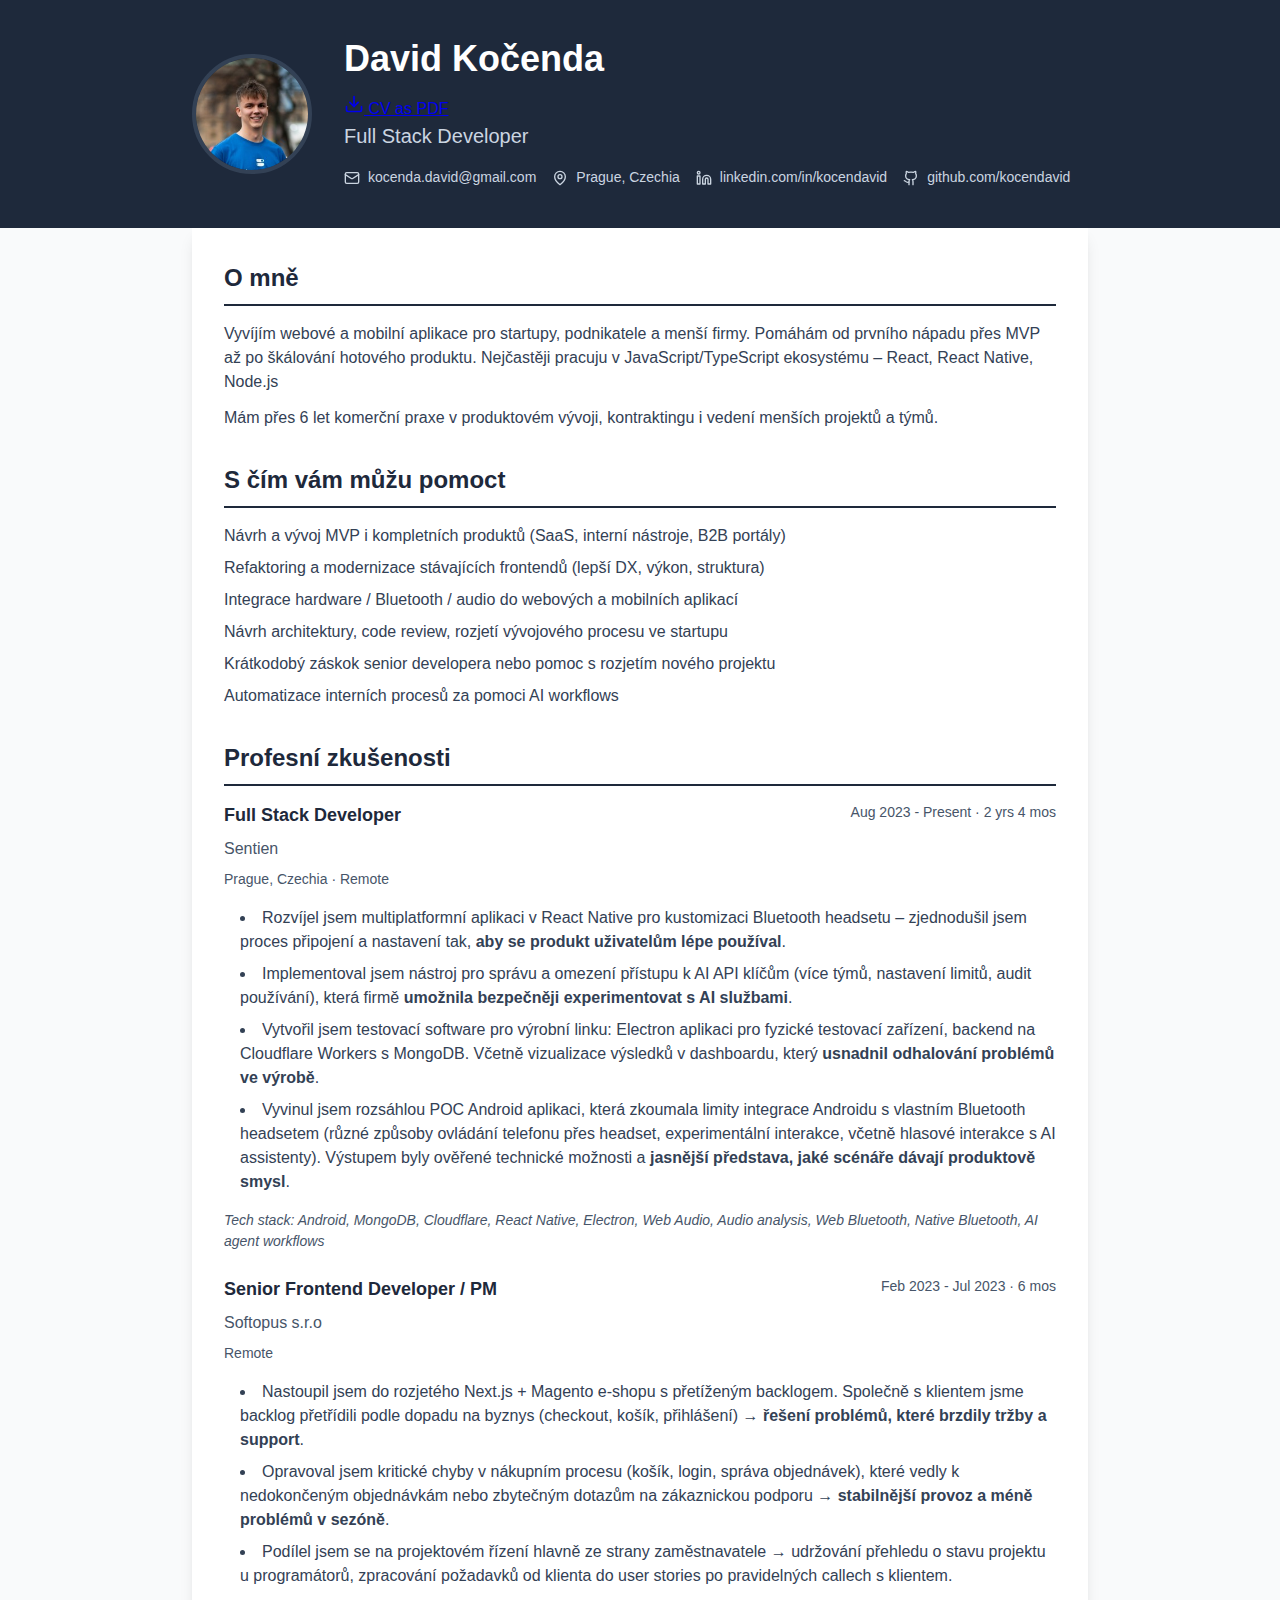
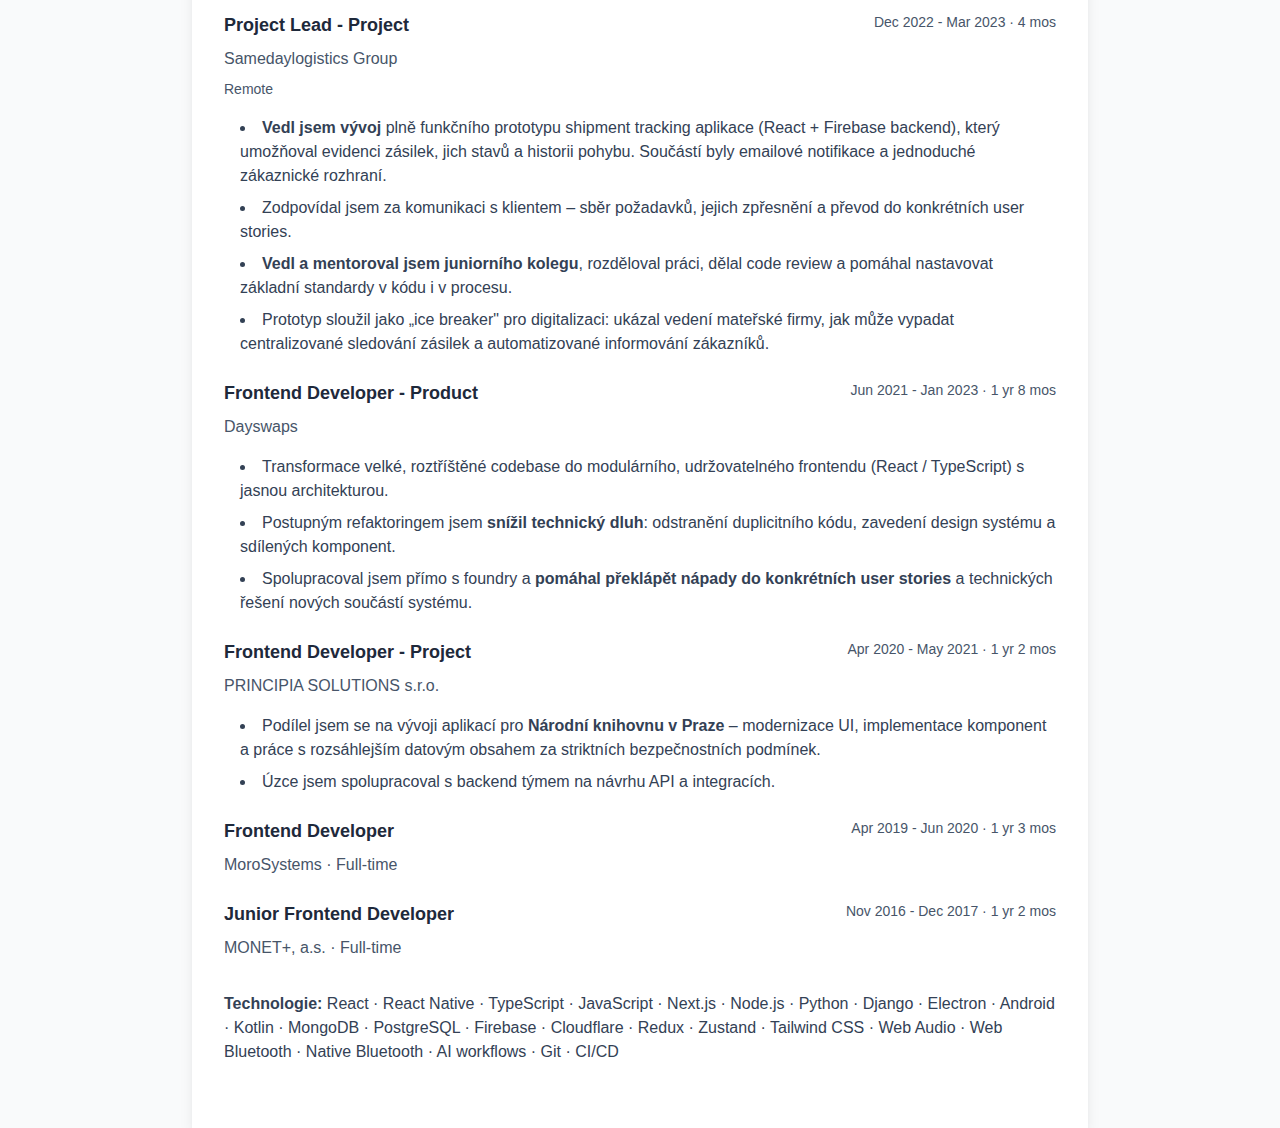
<file: index.html>
<!DOCTYPE html>
<html lang="cs">

<head>
    <meta charset="UTF-8">
    <title>David Kočenda - Resume</title>
    <link rel="stylesheet" href="styles.css">
</head>

<body>
    <header>
        <div class="header-container">
            <img src="1641814386890.jpg" alt="David Kočenda" class="profile-photo">
            <div class="header-content">
                <div class="header-content-top">

                    <h1>David Kočenda</h1>
                    <a href="resume.pdf" class="pdf-button" download="Resume_Kocenda.pdf">
                        <svg xmlns="http://www.w3.org/2000/svg" width="20" height="20" viewBox="0 0 24 24" fill="none" stroke="currentColor" stroke-width="2" stroke-linecap="round" stroke-linejoin="round">
                            <path d="M21 15v4a2 2 0 0 1-2 2H5a2 2 0 0 1-2-2v-4" />
                            <polyline points="7 10 12 15 17 10" />
                            <line x1="12" y1="15" x2="12" y2="3" />
                        </svg>
                        CV as PDF
                    </a>
                </div>
                <div class="subtitle">Full Stack Developer</div>
                <div class="contact-info">
                    <div class="contact-item">
                        <svg xmlns="http://www.w3.org/2000/svg" width="24" height="24" viewBox="0 0 24 24" fill="none"
                            stroke="currentColor" stroke-width="2" stroke-linecap="round" stroke-linejoin="round">
                            <rect width="20" height="16" x="2" y="4" rx="2" />
                            <path d="m22 7-8.97 5.7a1.94 1.94 0 0 1-2.06 0L2 7" />
                        </svg>
                        <a href="mailto:kocenda.david@gmail.com">kocenda.david@gmail.com</a>
                    </div>
                    <div class="contact-item">
                        <svg xmlns="http://www.w3.org/2000/svg" width="24" height="24" viewBox="0 0 24 24" fill="none"
                            stroke="currentColor" stroke-width="2" stroke-linecap="round" stroke-linejoin="round">
                            <path d="M20 10c0 6-8 12-8 12s-8-6-8-12a8 8 0 0 1 16 0Z" />
                            <circle cx="12" cy="10" r="3" />
                        </svg>
                        <span>Prague, Czechia</span>
                    </div>
                    <div class="contact-item">
                        <svg xmlns="http://www.w3.org/2000/svg" width="24" height="24" viewBox="0 0 24 24" fill="none"
                            stroke="currentColor" stroke-width="2" stroke-linecap="round" stroke-linejoin="round">
                            <path d="M16 8a6 6 0 0 1 6 6v7h-4v-7a2 2 0 0 0-2-2 2 2 0 0 0-2 2v7h-4v-7a6 6 0 0 1 6-6z" />
                            <rect width="4" height="12" x="2" y="9" />
                            <circle cx="4" cy="4" r="2" />
                        </svg>
                        <a href="https://linkedin.com/in/kocendavid" target="_blank">linkedin.com/in/kocendavid</a>
                    </div>
                    <div class="contact-item">
                        <svg xmlns="http://www.w3.org/2000/svg" width="24" height="24" viewBox="0 0 24 24" fill="none"
                            stroke="currentColor" stroke-width="2" stroke-linecap="round" stroke-linejoin="round">
                            <path
                                d="M15 22v-4a4.8 4.8 0 0 0-1-3.5c3 0 6-2 6-5.5.08-1.25-.27-2.48-1-3.5.28-1.15.28-2.35 0-3.5 0 0-1 0-3 1.5-2.64-.5-5.36-.5-8 0C6 2 5 2 5 2c-.3 1.15-.3 2.35 0 3.5A5.403 5.403 0 0 0 4 9c0 3.5 3 5.5 6 5.5-.39.49-.68 1.05-.85 1.65-.17.6-.22 1.23-.15 1.85v4" />
                            <path d="M9 18c-4.51 2-5-2-7-2" />
                        </svg>
                        <a href="https://github.com/kocendavid" target="_blank">github.com/kocendavid</a>
                    </div>
                </div>
            </div>
        </div>
    </header>

    <div class="container">

    <div class="main-content">
        <!-- About -->
        <section>
            <h2>O mně</h2>
            <p>
                Vyvíjím webové a mobilní aplikace pro startupy, podnikatele a menší firmy. Pomáhám od prvního
                nápadu přes MVP až po škálování hotového produktu. Nejčastěji pracuju v JavaScript/TypeScript
                ekosystému – React, React Native, Node.js
            </p>
            <p>
                Mám přes 6 let komerční praxe v produktovém vývoji, kontraktingu i vedení menších projektů a týmů.
            </p>
        </section>

        <!-- Services -->
        <section>
            <h2>S čím vám můžu pomoct</h2>
            <ul class="services-list">
                <li>Návrh a vývoj MVP i kompletních produktů (SaaS, interní nástroje, B2B portály)</li>
                <li>Refaktoring a modernizace stávajících frontendů (lepší DX, výkon, struktura)</li>
                <li>Integrace hardware / Bluetooth / audio do webových a mobilních aplikací</li>
                <li>Návrh architektury, code review, rozjetí vývojového procesu ve startupu</li>
                <li>Krátkodobý záskok senior developera nebo pomoc s rozjetím nového projektu</li>
                <li>Automatizace interních procesů za pomoci AI workflows</li>
            </ul>
        </section>

        <!-- Professional Experience -->
        <section>
            <h2>Profesní zkušenosti</h2>

            <!-- Sentien -->
            <div class="experience-item page-break-avoid">
                <div class="experience-header">
                    <div>
                        <h3>Full Stack Developer</h3>
                        <div class="company-name">Sentien</div>
                    </div>
                    <span class="date-range">Aug 2023 - Present · 2 yrs 4 mos</span>
                </div>
                <div class="location">Prague, Czechia · Remote</div>
                <ul class="experience-list">
                    <li>Rozvíjel jsem multiplatformní aplikaci v React Native pro kustomizaci Bluetooth headsetu –
                        zjednodušil jsem proces připojení a nastavení tak, <strong>aby se produkt uživatelům lépe používal</strong>.
                    </li>
                    <li>Implementoval jsem nástroj pro správu a omezení přístupu k AI API klíčům (více týmů,
                        nastavení limitů, audit používání), která firmě <strong>umožnila bezpečněji experimentovat s AI
                        službami</strong>.</li>
                    <li>Vytvořil jsem testovací software pro výrobní linku: Electron aplikaci pro fyzické testovací
                        zařízení, backend na Cloudflare Workers s MongoDB. Včetně
                        vizualizace výsledků v dashboardu, který <strong>usnadnil odhalování problémů ve výrobě</strong>.</li>
                    <li>Vyvinul jsem rozsáhlou POC Android aplikaci, která zkoumala limity integrace Androidu s
                        vlastním Bluetooth headsetem (různé způsoby ovládání telefonu přes headset, experimentální
                        interakce, včetně hlasové interakce s AI assistenty). Výstupem byly ověřené technické
                        možnosti a <strong>jasnější představa, jaké scénáře dávají produktově smysl</strong>.</li>
                </ul>
                <div class="tech-stack">
                    Tech stack: Android, MongoDB, Cloudflare, React Native, Electron, Web Audio, Audio analysis, Web
                    Bluetooth, Native Bluetooth, AI agent workflows
                </div>
            </div>

            <!-- Softopus -->
            <div class="experience-item page-break-avoid">
                <div class="experience-header">
                    <div>
                        <h3>Senior Frontend Developer / PM</h3>
                        <div class="company-name">Softopus s.r.o</div>
                    </div>
                    <span class="date-range">Feb 2023 - Jul 2023 · 6 mos</span>
                </div>
                <div class="location">Remote</div>
                <ul class="experience-list">
                    <li>Nastoupil jsem do rozjetého Next.js + Magento e-shopu s přetíženým backlogem. Společně s
                        klientem jsme backlog přetřídili podle dopadu na byznys (checkout, košík, přihlášení) →
                        <strong>řešení problémů, které brzdily tržby a support</strong>.</li>
                    <li>Opravoval jsem kritické chyby v nákupním procesu (košík, login, správa objednávek), které
                        vedly k nedokončeným objednávkám nebo zbytečným dotazům na zákaznickou podporu → <strong>stabilnější
                        provoz a méně problémů v sezóně</strong>.</li>
                    <li>Podílel jsem se na projektovém řízení hlavně ze strany zaměstnavatele → udržování přehledu o
                        stavu projektu u programátorů, zpracování požadavků od klienta do user stories po
                        pravidelných callech s klientem.</li>
                </ul>
            </div>

            <!-- Samedaylogistics -->
            <div class="experience-item page-break-avoid">
                <div class="experience-header">
                    <div>
                        <h3>Project Lead - Project</h3>
                        <div class="company-name">Samedaylogistics Group</div>
                    </div>
                    <span class="date-range">Dec 2022 - Mar 2023 · 4 mos</span>
                </div>
                <div class="location">Remote</div>
                <ul class="experience-list">
                    <li><strong>Vedl jsem vývoj</strong> plně funkčního prototypu shipment tracking aplikace (React + Firebase
                        backend), který umožňoval evidenci zásilek, jich stavů a historii pohybu. Součástí byly
                        emailové notifikace a jednoduché zákaznické rozhraní.</li>
                    <li>Zodpovídal jsem za komunikaci s klientem – sběr požadavků, jejich zpřesnění a převod do
                        konkrétních user stories.</li>
                    <li><strong>Vedl a mentoroval jsem juniorního kolegu</strong>, rozděloval práci, dělal code review a pomáhal
                        nastavovat základní standardy v kódu i v procesu.</li>
                    <li>Prototyp sloužil jako „ice breaker" pro digitalizaci: ukázal vedení mateřské firmy, jak může
                        vypadat centralizované sledování zásilek a automatizované informování zákazníků.</li>
                </ul>
            </div>

            <!-- Dayswaps -->
            <div class="experience-item page-break-avoid">
                <div class="experience-header">
                    <div>
                        <h3>Frontend Developer - Product</h3>
                        <div class="company-name">Dayswaps</div>
                    </div>
                    <span class="date-range">Jun 2021 - Jan 2023 · 1 yr 8 mos</span>
                </div>
                <ul class="experience-list">
                    <li>Transformace velké, roztříštěné codebase do modulárního, udržovatelného frontendu (React /
                        TypeScript) s jasnou architekturou.</li>
                    <li>Postupným refaktoringem jsem <strong>snížil technický dluh</strong>: odstranění duplicitního kódu, zavedení
                        design systému a sdílených komponent.</li>
                    <li>Spolupracoval jsem přímo s foundry a <strong>pomáhal překlápět nápady do konkrétních user stories</strong> a
                        technických řešení nových součástí systému.</li>
                </ul>
            </div>

            <!-- PRINCIPIA SOLUTIONS -->
            <div class="experience-item page-break-avoid">
                <div class="experience-header">
                    <div>
                        <h3>Frontend Developer - Project</h3>
                        <div class="company-name">PRINCIPIA SOLUTIONS s.r.o.</div>
                    </div>
                    <span class="date-range">Apr 2020 - May 2021 · 1 yr 2 mos</span>
                </div>
                <ul class="experience-list">
                    <li>Podílel jsem se na vývoji aplikací pro <strong>Národní knihovnu v Praze</strong> – modernizace UI,
                        implementace komponent a práce s rozsáhlejším datovým obsahem za striktních bezpečnostních
                        podmínek.</li>
                    <li>Úzce jsem spolupracoval s backend týmem na návrhu API a integracích.</li>
                </ul>
            </div>

            <!-- MoroSystems -->
            <div class="experience-item page-break-avoid">
                <div class="experience-header">
                    <div>
                        <h3>Frontend Developer</h3>
                        <div class="company-name">MoroSystems · Full-time</div>
                    </div>
                    <span class="date-range">Apr 2019 - Jun 2020 · 1 yr 3 mos</span>
                </div>
            </div>

            <!-- MONET+ -->
            <div class="experience-item page-break-avoid">
                <div class="experience-header">
                    <div>
                        <h3>Junior Frontend Developer</h3>
                        <div class="company-name">MONET+, a.s. · Full-time</div>
                    </div>
                    <span class="date-range">Nov 2016 - Dec 2017 · 1 yr 2 mos</span>
                </div>
            </div>
        </section>

        <section class="tech-section">
            <p class="tech-stack-line">
                <strong>Technologie:</strong> React · React Native · TypeScript · JavaScript · Next.js · Node.js · Python · Django · Electron · Android · Kotlin · MongoDB · PostgreSQL · Firebase · Cloudflare · Redux · Zustand · Tailwind CSS · Web Audio · Web Bluetooth · Native Bluetooth · AI workflows · Git · CI/CD
            </p>
        </section>
    </div>
    </div>
</body>

</html>
</file>
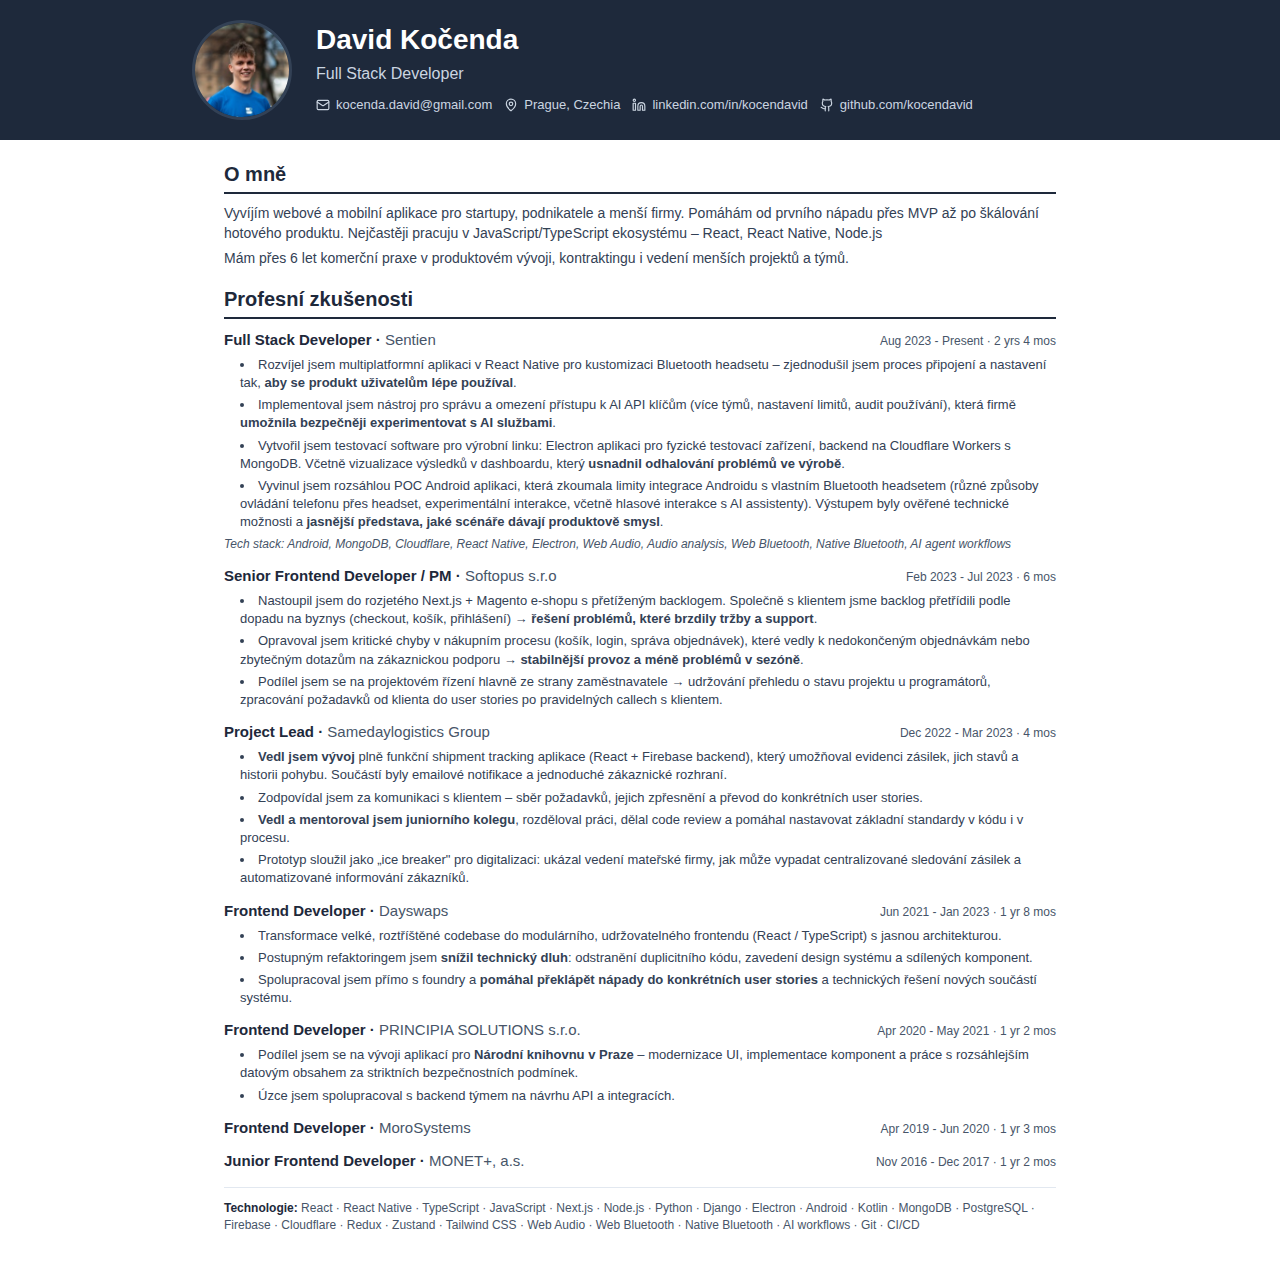
<file: resume-print.html>
<!DOCTYPE html>
<html lang="cs">

<head>
    <meta charset="UTF-8">
    <title>David Kočenda - Resume</title>
    <link rel="stylesheet" href="styles-print.css">
</head>

<body>
    <header>
        <div class="header-container">
            <img src="1641814386890.jpg" alt="David Kočenda" class="profile-photo">
            <div class="header-content">
                <h1>David Kočenda</h1>
                <div class="subtitle">Full Stack Developer</div>
                <div class="contact-info">
                    <div class="contact-item">
                        <svg xmlns="http://www.w3.org/2000/svg" width="24" height="24" viewBox="0 0 24 24" fill="none"
                            stroke="currentColor" stroke-width="2" stroke-linecap="round" stroke-linejoin="round">
                            <rect width="20" height="16" x="2" y="4" rx="2" />
                            <path d="m22 7-8.97 5.7a1.94 1.94 0 0 1-2.06 0L2 7" />
                        </svg>
                        <a href="mailto:kocenda.david@gmail.com">kocenda.david@gmail.com</a>
                    </div>
                    <div class="contact-item">
                        <svg xmlns="http://www.w3.org/2000/svg" width="24" height="24" viewBox="0 0 24 24" fill="none"
                            stroke="currentColor" stroke-width="2" stroke-linecap="round" stroke-linejoin="round">
                            <path d="M20 10c0 6-8 12-8 12s-8-6-8-12a8 8 0 0 1 16 0Z" />
                            <circle cx="12" cy="10" r="3" />
                        </svg>
                        <span>Prague, Czechia</span>
                    </div>
                    <div class="contact-item">
                        <svg xmlns="http://www.w3.org/2000/svg" width="24" height="24" viewBox="0 0 24 24" fill="none"
                            stroke="currentColor" stroke-width="2" stroke-linecap="round" stroke-linejoin="round">
                            <path d="M16 8a6 6 0 0 1 6 6v7h-4v-7a2 2 0 0 0-2-2 2 2 0 0 0-2 2v7h-4v-7a6 6 0 0 1 6-6z" />
                            <rect width="4" height="12" x="2" y="9" />
                            <circle cx="4" cy="4" r="2" />
                        </svg>
                        <a href="https://linkedin.com/in/kocendavid" target="_blank">linkedin.com/in/kocendavid</a>
                    </div>
                    <div class="contact-item">
                        <svg xmlns="http://www.w3.org/2000/svg" width="24" height="24" viewBox="0 0 24 24" fill="none"
                            stroke="currentColor" stroke-width="2" stroke-linecap="round" stroke-linejoin="round">
                            <path
                                d="M15 22v-4a4.8 4.8 0 0 0-1-3.5c3 0 6-2 6-5.5.08-1.25-.27-2.48-1-3.5.28-1.15.28-2.35 0-3.5 0 0-1 0-3 1.5-2.64-.5-5.36-.5-8 0C6 2 5 2 5 2c-.3 1.15-.3 2.35 0 3.5A5.403 5.403 0 0 0 4 9c0 3.5 3 5.5 6 5.5-.39.49-.68 1.05-.85 1.65-.17.6-.22 1.23-.15 1.85v4" />
                            <path d="M9 18c-4.51 2-5-2-7-2" />
                        </svg>
                        <a href="https://github.com/kocendavid" target="_blank">github.com/kocendavid</a>
                    </div>
                </div>
            </div>
        </div>
    </header>

    <div class="container">
        <div class="main-content">
            <section>
                <h2>O mně</h2>
                <p>
                    Vyvíjím webové a mobilní aplikace pro startupy, podnikatele a menší firmy. Pomáhám od prvního
                    nápadu přes MVP až po škálování hotového produktu. Nejčastěji pracuju v JavaScript/TypeScript
                    ekosystému – React, React Native, Node.js
                <p>
                    Mám přes 6 let komerční praxe v produktovém vývoji, kontraktingu i vedení menších projektů a týmů.
                </p>
            </section>

            <section>
                <h2>Profesní zkušenosti</h2>

                <div class="experience-item">
                    <div class="experience-header">
                        <div class="job-title">Full Stack Developer · <span class="company-name">Sentien</span></div>
                        <span class="date-range">Aug 2023 - Present · 2 yrs 4 mos</span>
                    </div>
                    <ul class="experience-list">
                        <li>Rozvíjel jsem multiplatformní aplikaci v React Native pro kustomizaci Bluetooth headsetu –
                            zjednodušil jsem proces připojení a nastavení tak, <strong>aby se produkt uživatelům lépe používal</strong>.
                        </li>
                        <li>Implementoval jsem nástroj pro správu a omezení přístupu k AI API klíčům (více týmů,
                            nastavení limitů, audit používání), která firmě <strong>umožnila bezpečněji experimentovat s AI
                            službami</strong>.</li>
                        <li>Vytvořil jsem testovací software pro výrobní linku: Electron aplikaci pro fyzické testovací
                            zařízení, backend na Cloudflare Workers s MongoDB. Včetně
                            vizualizace výsledků v dashboardu, který <strong>usnadnil odhalování problémů ve výrobě</strong>.</li>
                        <li>Vyvinul jsem rozsáhlou POC Android aplikaci, která zkoumala limity integrace Androidu s
                            vlastním Bluetooth headsetem (různé způsoby ovládání telefonu přes headset, experimentální
                            interakce, včetně hlasové interakce s AI assistenty). Výstupem byly ověřené technické
                            možnosti a <strong>jasnější představa, jaké scénáře dávají produktově smysl</strong>.</li>
                    </ul>
                    <div class="tech-stack">
                        Tech stack: Android, MongoDB, Cloudflare, React Native, Electron, Web Audio, Audio analysis, Web
                        Bluetooth, Native Bluetooth, AI agent workflows
                    </div>
                </div>

                <div class="experience-item">
                    <div class="experience-header">
                        <div class="job-title">Senior Frontend Developer / PM · <span class="company-name">Softopus s.r.o</span></div>
                        <span class="date-range">Feb 2023 - Jul 2023 · 6 mos</span>
                    </div>
                    <ul class="experience-list">
                        <li>Nastoupil jsem do rozjetého Next.js + Magento e-shopu s přetíženým backlogem. Společně s
                            klientem jsme backlog přetřídili podle dopadu na byznys (checkout, košík, přihlášení) →
                            <strong>řešení problémů, které brzdily tržby a support</strong>.</li>
                        <li>Opravoval jsem kritické chyby v nákupním procesu (košík, login, správa objednávek), které
                            vedly k nedokončeným objednávkám nebo zbytečným dotazům na zákaznickou podporu → <strong>stabilnější
                            provoz a méně problémů v sezóně</strong>.</li>
                        <li>Podílel jsem se na projektovém řízení hlavně ze strany zaměstnavatele → udržování přehledu o
                            stavu projektu u programátorů, zpracování požadavků od klienta do user stories po
                            pravidelných callech s klientem.</li>
                    </ul>
                </div>

                <div class="experience-item">
                    <div class="experience-header">
                        <div class="job-title">Project Lead · <span class="company-name">Samedaylogistics Group</span></div>
                        <span class="date-range">Dec 2022 - Mar 2023 · 4 mos</span>
                    </div>
                    <ul class="experience-list">
                        <li><strong>Vedl jsem vývoj</strong> plně funkční shipment tracking aplikace (React + Firebase
                            backend), který umožňoval evidenci zásilek, jich stavů a historii pohybu. Součástí byly
                            emailové notifikace a jednoduché zákaznické rozhraní.</li>
                        <li>Zodpovídal jsem za komunikaci s klientem – sběr požadavků, jejich zpřesnění a převod do
                            konkrétních user stories.</li>
                        <li><strong>Vedl a mentoroval jsem juniorního kolegu</strong>, rozděloval práci, dělal code review a pomáhal
                            nastavovat základní standardy v kódu i v procesu.</li>
                        <li>Prototyp sloužil jako „ice breaker" pro digitalizaci: ukázal vedení mateřské firmy, jak může
                            vypadat centralizované sledování zásilek a automatizované informování zákazníků.</li>
                    </ul>
                </div>

                <div class="experience-item">
                    <div class="experience-header">
                        <div class="job-title">Frontend Developer · <span class="company-name">Dayswaps</span></div>
                        <span class="date-range">Jun 2021 - Jan 2023 · 1 yr 8 mos</span>
                    </div>
                    <ul class="experience-list">
                        <li>Transformace velké, roztříštěné codebase do modulárního, udržovatelného frontendu (React /
                            TypeScript) s jasnou architekturou.</li>
                        <li>Postupným refaktoringem jsem <strong>snížil technický dluh</strong>: odstranění duplicitního kódu, zavedení
                            design systému a sdílených komponent.</li>
                        <li>Spolupracoval jsem přímo s foundry a <strong>pomáhal překlápět nápady do konkrétních user stories</strong> a
                            technických řešení nových součástí systému.</li>
                    </ul>
                </div>

                <div class="experience-item">
                    <div class="experience-header">
                        <div class="job-title">Frontend Developer · <span class="company-name">PRINCIPIA SOLUTIONS s.r.o.</span></div>
                        <span class="date-range">Apr 2020 - May 2021 · 1 yr 2 mos</span>
                    </div>
                    <ul class="experience-list">
                        <li>Podílel jsem se na vývoji aplikací pro <strong>Národní knihovnu v Praze</strong> – modernizace UI,
                            implementace komponent a práce s rozsáhlejším datovým obsahem za striktních bezpečnostních
                            podmínek.</li>
                        <li>Úzce jsem spolupracoval s backend týmem na návrhu API a integracích.</li>
                    </ul>
                </div>

                <div class="experience-item">
                    <div class="experience-header">
                        <div class="job-title">Frontend Developer · <span class="company-name">MoroSystems</span></div>
                        <span class="date-range">Apr 2019 - Jun 2020 · 1 yr 3 mos</span>
                    </div>
                </div>

                <div class="experience-item">
                    <div class="experience-header">
                        <div class="job-title">Junior Frontend Developer · <span class="company-name">MONET+, a.s.</span></div>
                        <span class="date-range">Nov 2016 - Dec 2017 · 1 yr 2 mos</span>
                    </div>
                </div>
            </section>

            <section class="tech-section">
                <p class="tech-stack-line">
                    <strong>Technologie:</strong> React · React Native · TypeScript · JavaScript · Next.js · Node.js · Python · Django · Electron · Android · Kotlin · MongoDB · PostgreSQL · Firebase · Cloudflare · Redux · Zustand · Tailwind CSS · Web Audio · Web Bluetooth · Native Bluetooth · AI workflows · Git · CI/CD
                </p>
            </section>
        </div>
    </div>
</body>

</html>
</file>
<file: styles.css>
:root {
    /* Base Colors - Converted to Hex for compatibility */
    --background: #ffffff;
    --foreground: #0f172a;
    /* slate-900 approx */
    --primary: #1e293b;
    /* slate-800 */
    --primary-foreground: #ffffff;
    --secondary: #f1f5f9;
    /* slate-100 */
    --secondary-foreground: #0f172a;
    --muted: #f8fafc;
    /* slate-50 */
    --muted-foreground: #64748b;
    /* slate-500 */
    --accent: #e2e8f0;
    /* slate-200 */
    --accent-foreground: #0f172a;
    --border: #e2e8f0;

    /* Specific Slate Colors used in the design */
    --slate-50: #f8fafc;
    --slate-100: #f1f5f9;
    --slate-200: #e2e8f0;
    --slate-300: #cbd5e1;
    --slate-400: #94a3b8;
    --slate-500: #64748b;
    --slate-600: #475569;
    --slate-700: #334155;
    --slate-800: #1e293b;
    --slate-900: #0f172a;

    --font-sans: "Inter", -apple-system, BlinkMacSystemFont, "Segoe UI", Roboto, "Helvetica Neue", Arial, sans-serif;
}

* {
    box-sizing: border-box;
}

body {
    font-family: "Inter", -apple-system, BlinkMacSystemFont, "Segoe UI", Roboto, "Helvetica Neue", Arial, sans-serif;
    background-color: #f9fafb;
    color: #334155;
    margin: 0;
    padding: 0;
    line-height: 1.5;
    -webkit-print-color-adjust: exact;
    print-color-adjust: exact;
}

.container {
    max-width: 56rem;
    /* max-w-4xl */
    margin: 0 auto;
    background-color: #ffffff;
    box-shadow: 0 10px 15px -3px rgba(0, 0, 0, 0.1), 0 4px 6px -2px rgba(0, 0, 0, 0.05);
}

/* Header Section */
header {
    background-color: #1e293b;
    color: #ffffff;
    padding: 2rem;
    width: 100%;
}

.header-container {
    max-width: 56rem;
    margin: 0 auto;
    display: flex;
    align-items: center;
    gap: 2rem;
}

.profile-photo {
    width: 120px;
    height: 120px;
    border-radius: 50%;
    object-fit: cover;
    flex-shrink: 0;
    border: 4px solid #334155;
}

.header-content {
    flex: 1;
}

h1 {
    font-size: 2.25rem;
    font-weight: 700;
    margin: 0 0 0.5rem 0;
    color: #ffffff;
}

.subtitle {
    font-size: 1.25rem;
    color: #cbd5e1;
    margin: 0 0 1rem 0;
}

.contact-info {
    display: flex;
    flex-wrap: wrap;
    font-size: 0.875rem;
    color: #cbd5e1;
    margin-left: -1rem;
}

.contact-item {
    display: flex;
    align-items: center;
    margin-left: 1rem;
    /* Replaces gap */
    margin-bottom: 0.5rem;
}

.contact-item svg {
    width: 1rem;
    height: 1rem;
    margin-right: 0.5rem;
    /* Replaces gap */
}

.contact-item a {
    color: inherit;
    text-decoration: none;
}

.contact-item a:hover {
    text-decoration: underline;
}

/* Main Content */
.main-content {
    padding: 2rem;
}

section {
    margin-bottom: 2rem;
}

h2 {
    font-size: 1.5rem;
    color: #1e293b;
    border-bottom: 2px solid #1e293b;
    padding-bottom: 0.5rem;
    margin-bottom: 1rem;
    margin-top: 0;
}

h3 {
    font-size: 1.125rem;
    color: #1e293b;
    margin: 0 0 0.5rem 0;
    font-weight: 600;
}

p {
    margin: 0 0 0.75rem 0;
}

/* Skills Grid - Converted to Flexbox for compatibility */
.skills-grid {
    display: flex;
    flex-wrap: wrap;
    margin: -0.5rem;
    /* Negative margin to offset child margins */
}

.skills-grid>div {
    width: 100%;
    padding: 0.5rem;
    box-sizing: border-box;
}

@media (min-width: 768px) {
    .skills-grid>div {
        width: 50%;
    }
}

/* Services List */
.services-list {
    list-style: none;
    padding: 0;
    margin: 0;
}

.services-list li {
    display: flex;
    align-items: flex-start;
    margin-bottom: 0.5rem;
}

.arrow-icon {
    color: #1e293b;
    margin-top: 0.25rem;
    margin-right: 0.5rem;
}

/* Experience Section */
.experience-item {
    margin-bottom: 1.5rem;
}

.experience-header {
    display: flex;
    justify-content: space-between;
    align-items: flex-start;
    margin-bottom: 0.5rem;
}

.company-name {
    color: #475569;
    font-weight: 500;
}

.date-range {
    color: #475569;
    font-size: 0.875rem;
    white-space: nowrap;
    margin-left: 1rem;
}

.location {
    font-size: 0.875rem;
    color: #475569;
    margin-bottom: 0.75rem;
}

.experience-list {
    list-style-type: disc;
    list-style-position: inside;
    padding-left: 1rem;
    color: #334155;
}

.experience-list li {
    margin-bottom: 0.5rem;
}

.tech-stack {
    font-size: 0.875rem;
    color: #475569;
    margin-top: 0.75rem;
    font-style: italic;
}

/* Print Optimizations for wkhtmltopdf */
@media print {
    body {
        background-color: #ffffff;
    }

    .container {
        box-shadow: none;
        max-width: 100%;
        width: 100%;
        margin: 0;
        padding: 0;
    }

    header {
        -webkit-print-color-adjust: exact;
        print-color-adjust: exact;
        background-color: #1e293b !important;
        color: #ffffff !important;
    }

    h2 {
        border-bottom: 2px solid #1e293b !important;
    }

    .page-break-avoid {
        page-break-inside: avoid;
    }
}
</file>
<file: styles-print.css>
:root {
    --slate-50: #f8fafc;
    --slate-100: #f1f5f9;
    --slate-200: #e2e8f0;
    --slate-300: #cbd5e1;
    --slate-400: #94a3b8;
    --slate-500: #64748b;
    --slate-600: #475569;
    --slate-700: #334155;
    --slate-800: #1e293b;
    --slate-900: #0f172a;
}

* {
    box-sizing: border-box;
}

body {
    font-family: "Inter", -apple-system, BlinkMacSystemFont, "Segoe UI", Roboto, "Helvetica Neue", Arial, sans-serif;
    background-color: #ffffff;
    color: #334155;
    margin: 0;
    padding: 0;
    line-height: 1.4;
    font-size: 0.875rem;
    -webkit-print-color-adjust: exact;
    print-color-adjust: exact;
}

.container {
    max-width: 56rem;
    margin: 0 auto;
    background-color: #ffffff;
}

header {
    background-color: #1e293b;
    color: #ffffff;
    padding: 1.25rem 2rem;
    width: 100%;
}

.header-container {
    max-width: 56rem;
    margin: 0 auto;
    display: flex;
    align-items: center;
    gap: 1.5rem;
}

.profile-photo {
    width: 100px;
    height: 100px;
    border-radius: 50%;
    object-fit: cover;
    flex-shrink: 0;
    border: 3px solid #334155;
}

.header-content {
    flex: 1;
}

h1 {
    font-size: 1.75rem;
    font-weight: 700;
    margin: 0 0 0.25rem 0;
    color: #ffffff;
}

.subtitle {
    font-size: 1rem;
    color: #cbd5e1;
    margin: 0 0 0.625rem 0;
}

.contact-info {
    display: flex;
    flex-wrap: wrap;
    font-size: 0.8125rem;
    color: #cbd5e1;
    margin-left: -0.75rem;
}

.contact-item {
    display: flex;
    align-items: center;
    margin-left: 0.75rem;
    margin-bottom: 0.375rem;
}

.contact-item svg {
    width: 0.875rem;
    height: 0.875rem;
    margin-right: 0.375rem;
}

.contact-item a {
    color: inherit;
    text-decoration: none;
}

.contact-item a:hover {
    text-decoration: underline;
}

.main-content {
    padding: 1.25rem 2rem;
}

section {
    margin-bottom: 1rem;
}

h2 {
    font-size: 1.25rem;
    color: #1e293b;
    border-bottom: 2px solid #1e293b;
    padding-bottom: 0.25rem;
    margin-bottom: 0.625rem;
    margin-top: 0;
}

p {
    margin: 0 0 0.375rem 0;
    font-size: 0.875rem;
    line-height: 1.4;
}

.experience-item {
    margin-bottom: 0.75rem;
}

.experience-header {
    display: flex;
    justify-content: space-between;
    align-items: baseline;
    margin-bottom: 0.375rem;
}

.job-title {
    font-size: 0.9375rem;
    color: #1e293b;
    font-weight: 600;
}

.company-name {
    color: #475569;
    font-weight: 500;
}

.date-range {
    color: #475569;
    font-size: 0.75rem;
    white-space: nowrap;
    margin-left: 1rem;
}

.experience-list {
    list-style-type: disc;
    list-style-position: inside;
    padding-left: 1rem;
    color: #334155;
    font-size: 0.8125rem;
    margin: 0;
}

.experience-list li {
    margin-bottom: 0.25rem;
    line-height: 1.4;
}

.tech-stack {
    font-size: 0.75rem;
    color: #475569;
    margin-top: 0.375rem;
    font-style: italic;
    line-height: 1.3;
}

.tech-section {
    margin-top: 0.75rem;
    padding-top: 0.75rem;
    border-top: 1px solid #e2e8f0;
}

.tech-stack-line {
    font-size: 0.75rem;
    color: #475569;
    line-height: 1.4;
    margin: 0;
}

.tech-stack-line strong {
    color: #1e293b;
    font-weight: 600;
}

@media print {
    body {
        background-color: #ffffff;
    }

    .container {
        max-width: 100%;
        width: 100%;
        margin: 0;
        padding: 0;
    }

    header {
        -webkit-print-color-adjust: exact;
        print-color-adjust: exact;
        background-color: #1e293b !important;
        color: #ffffff !important;
    }

    h2 {
        border-bottom: 2px solid #1e293b !important;
    }

    .experience-item {
        page-break-inside: avoid;
    }
}
</file>
